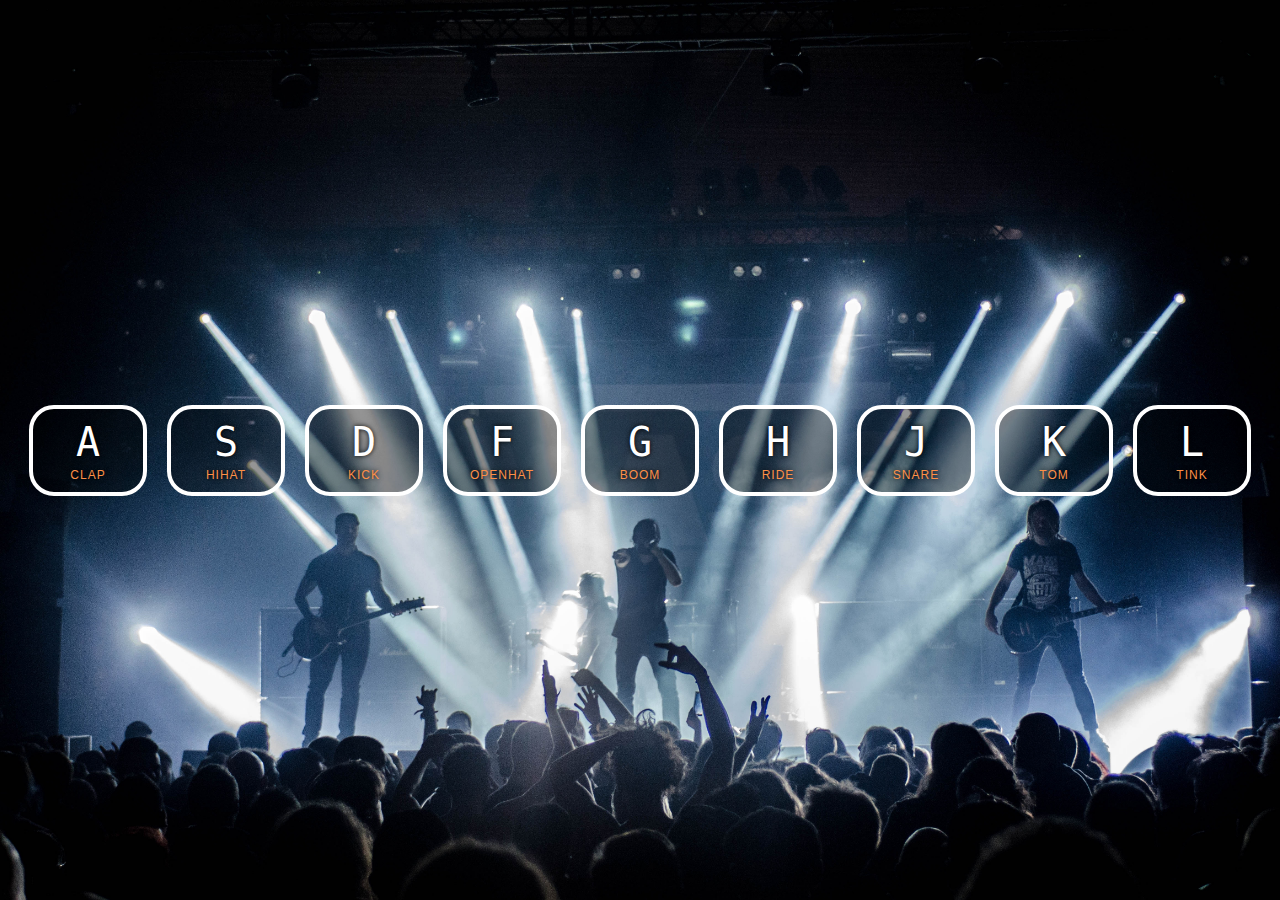
<file: Day 1 - JS Drum Kit/index.html>
<!DOCTYPE html>
<html lang="en">
<head>
  <meta charset="UTF-8">
  <title>JS Drum Kit</title>
  <link rel="stylesheet" href="styles.css">
</head>
<body>


  <div class="keys">
    <div data-key="65" class="key">
      <kbd>A</kbd>
      <span class="sound">clap</span>
    </div>
    <div data-key="83" class="key">
      <kbd>S</kbd>
      <span class="sound">hihat</span>
    </div>
    <div data-key="68" class="key">
      <kbd>D</kbd>
      <span class="sound">kick</span>
    </div>
    <div data-key="70" class="key">
      <kbd>F</kbd>
      <span class="sound">openhat</span>
    </div>
    <div data-key="71" class="key">
      <kbd>G</kbd>
      <span class="sound">boom</span>
    </div>
    <div data-key="72" class="key">
      <kbd>H</kbd>
      <span class="sound">ride</span>
    </div>
    <div data-key="74" class="key">
      <kbd>J</kbd>
      <span class="sound">snare</span>
    </div>
    <div data-key="75" class="key">
      <kbd>K</kbd>
      <span class="sound">tom</span>
    </div>
    <div data-key="76" class="key">
      <kbd>L</kbd>
      <span class="sound">tink</span>
    </div>
  </div>

  <audio data-key="65" src="sounds/clap.wav"></audio>
  <audio data-key="83" src="sounds/hihat.wav"></audio>
  <audio data-key="68" src="sounds/kick.wav"></audio>
  <audio data-key="70" src="sounds/openhat.wav"></audio>
  <audio data-key="71" src="sounds/boom.wav"></audio>
  <audio data-key="72" src="sounds/ride.wav"></audio>
  <audio data-key="74" src="sounds/snare.wav"></audio>
  <audio data-key="75" src="sounds/tom.wav"></audio>
  <audio data-key="76" src="sounds/tink.wav"></audio>

<script src="script.js"></script>

</body>
</html>
</file>
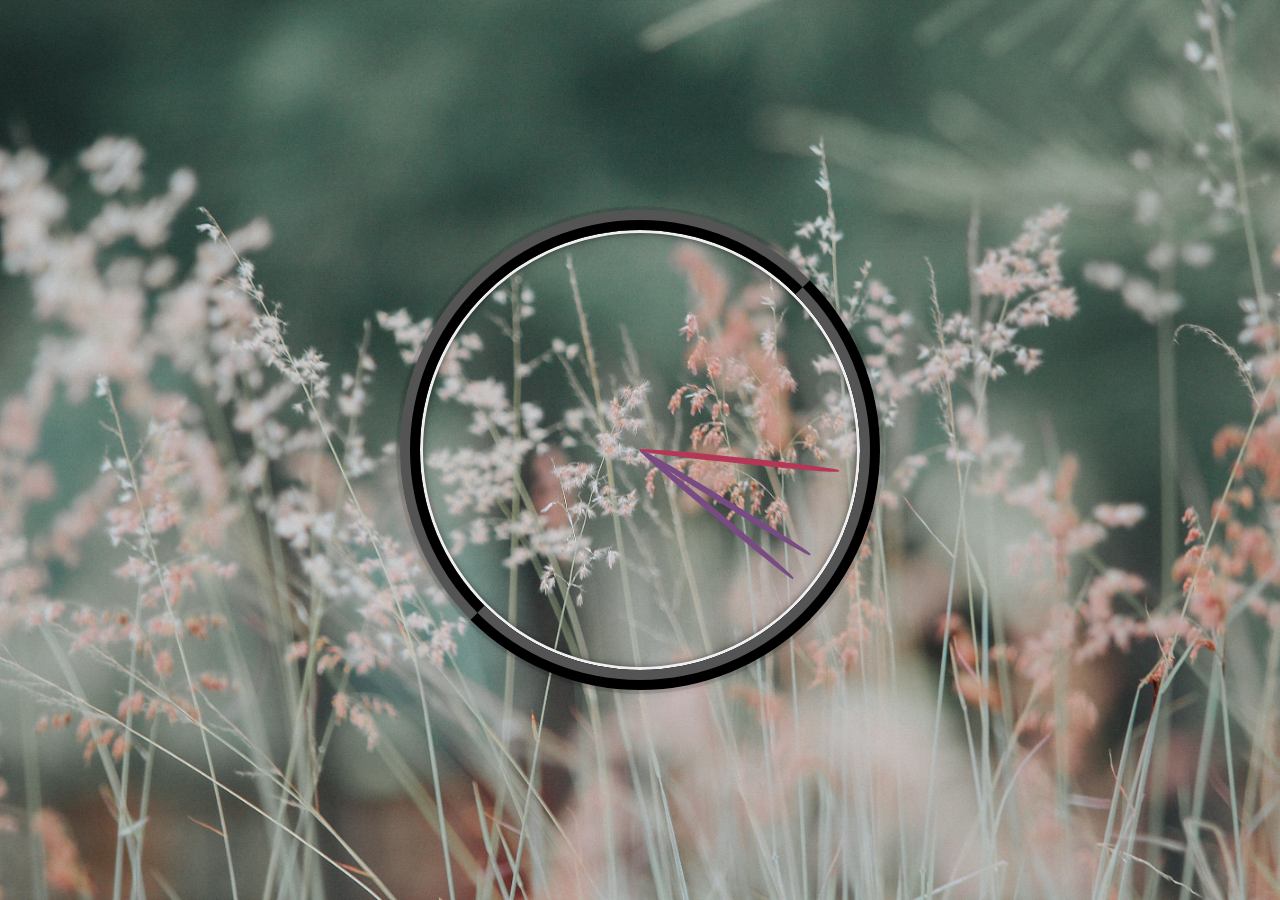
<file: Day 2 - JS & CSS Clock/index.html>
<!DOCTYPE html>
<html lang="en">
	<head>
		<meta charset="utf-8" name="viewport" content="width=device-width,initial-scale=1.0">
		<link rel="stylesheet" href="https://fonts.googleapis.com/css?family=Josefin Sans|Amiko">		
		<link rel="stylesheet" href="styles.css">
		<title>JS & CSS Clock</title>
	</head>
	<body>
		<div class="clock">
			<div class="clock-face">
				<div class="hand hour-hand"></div>
				<div class="hand min-hand"></div>
				<div class="hand second-hand"></div>
			</div>
		</div>
	<script src="script.js"></script>
	</body>
</html>
</file>
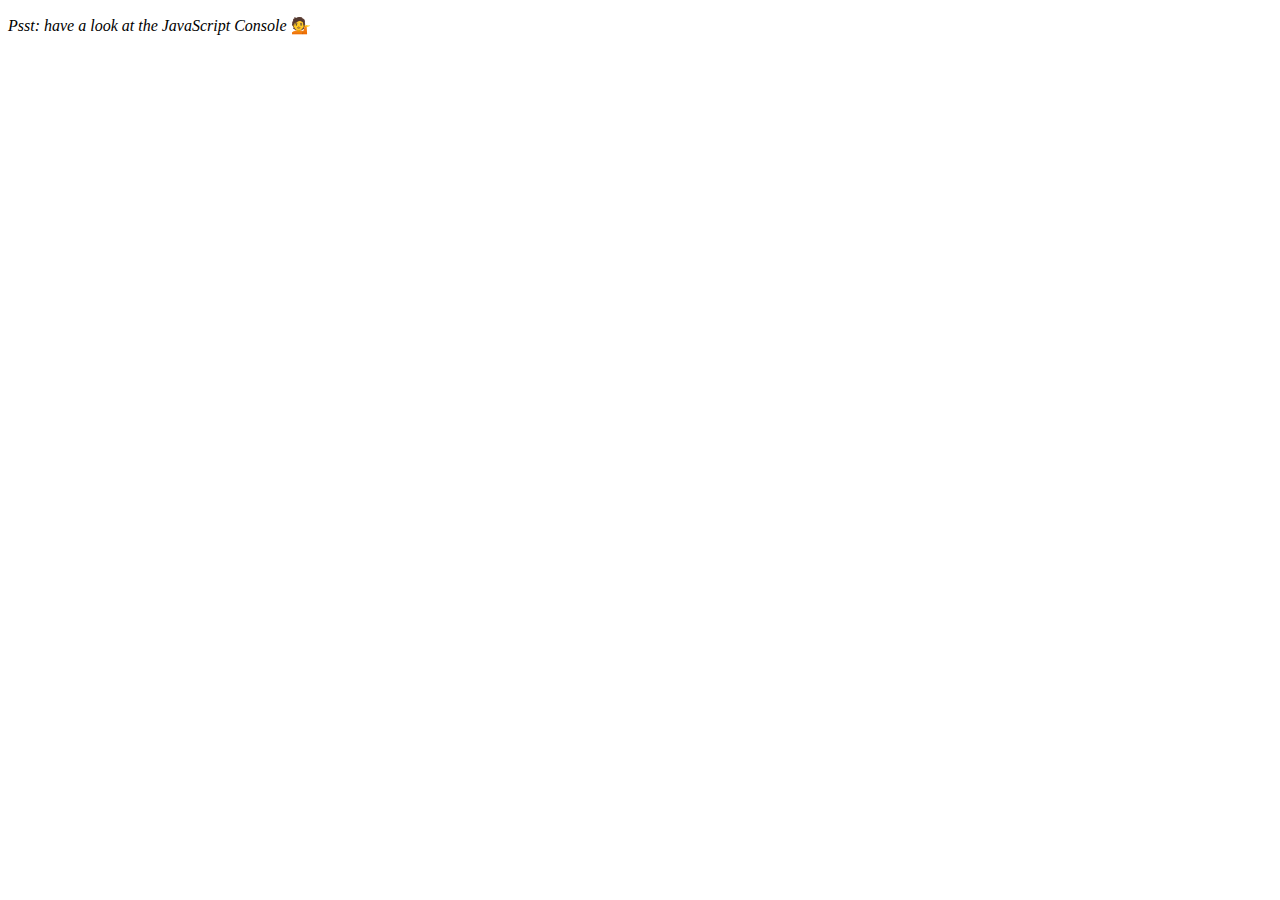
<file: Day 4 - Array Cardio Part 1/index.html>
<!DOCTYPE html>
<html lang="en">
<head>
  <meta charset="UTF-8">
  <title>Array Cardio 💪</title>
</head>
<body>
  <p><em>Psst: have a look at the JavaScript Console</em> 💁</p>
  <script>
    // Get your shorts on - this is an array workout!
    // ## Array Cardio Day 1

    // Some data we can work with

    const inventors = [
      { first: 'Albert', last: 'Einstein', year: 1879, passed: 1955 },
      { first: 'Isaac', last: 'Newton', year: 1643, passed: 1727 },
      { first: 'Galileo', last: 'Galilei', year: 1564, passed: 1642 },
      { first: 'Marie', last: 'Curie', year: 1867, passed: 1934 },
      { first: 'Johannes', last: 'Kepler', year: 1571, passed: 1630 },
      { first: 'Nicolaus', last: 'Copernicus', year: 1473, passed: 1543 },
      { first: 'Max', last: 'Planck', year: 1858, passed: 1947 },
      { first: 'Katherine', last: 'Blodgett', year: 1898, passed: 1979 },
      { first: 'Ada', last: 'Lovelace', year: 1815, passed: 1852 },
      { first: 'Sarah E.', last: 'Goode', year: 1855, passed: 1905 },
      { first: 'Lise', last: 'Meitner', year: 1878, passed: 1968 },
      { first: 'Hanna', last: 'Hammarström', year: 1829, passed: 1909 }
    ];

    const people = [
      'Bernhard, Sandra', 'Bethea, Erin', 'Becker, Carl', 'Bentsen, Lloyd', 'Beckett, Samuel', 'Blake, William', 'Berger, Ric', 'Beddoes, Mick', 'Beethoven, Ludwig',
      'Belloc, Hilaire', 'Begin, Menachem', 'Bellow, Saul', 'Benchley, Robert', 'Blair, Robert', 'Benenson, Peter', 'Benjamin, Walter', 'Berlin, Irving',
      'Benn, Tony', 'Benson, Leana', 'Bent, Silas', 'Berle, Milton', 'Berry, Halle', 'Biko, Steve', 'Beck, Glenn', 'Bergman, Ingmar', 'Black, Elk', 'Berio, Luciano',
      'Berne, Eric', 'Berra, Yogi', 'Berry, Wendell', 'Bevan, Aneurin', 'Ben-Gurion, David', 'Bevel, Ken', 'Biden, Joseph', 'Bennington, Chester', 'Bierce, Ambrose',
      'Billings, Josh', 'Birrell, Augustine', 'Blair, Tony', 'Beecher, Henry', 'Biondo, Frank'
    ];
    
    // Array.prototype.filter()
    // 1. Filter the list of inventors for those who were born in the 1500's
	/* LONG CODE
	const fifteen=inventors.filter(function(inventor){
		if (inventor.year>=1500 && inventor.year<1600){
			return true;
			}
	});
	*/	
	/* OPTIMIZED CODE
	const fifteen=inventors.filter(inventor => (inventor.year>=1500 && inventor.year<1600))
	*/

    // Array.prototype.map()
    // 2. Give us an array of the inventors first and last names
		/* LONG CODE
		const name=inventors.map(inventor => inventor.first + " " + inventor.last);
		*/
		/* OPTIMIZED CODE
		const name=inventors.map(inventor=>`${inventor.first} ${inventor.last}`);
		*/
		
    // Array.prototype.sort()
    // 3. Sort the inventors by birthdate, oldest to youngest		
		/* LONG CODE
		const orderBday=inventors.sort(function(firstPerson,secondPerson){
			if (firstPerson.year > secondPerson.year){
				return 1;
			}else {
				return -1;
			}
		});
		*/
		/* OPTIMIZED CODE
		const orderBday=inventors.sort((a,b) => a.year > b.year ? 1: -1);
		*/
		//console.table(orderBday);
		
    // Array.prototype.reduce()
    // 4. How many years did all the inventors live all together?
		/* LONG CODE
		var totalYears=0;
		for (var i=0;i<inventors.length;i++){
			totalYears+=inventors[i].passed-inventors[i].year;
		}
		*/
		
		/* OPTIMIZED CODE
		const totalYears=inventors.reduce((total,inventor)=>{
			return total+ (inventor.passed-inventor.year);
		},0);
		*/
		
		//console.table(totalYears)
    // 5. Sort the inventors by years lived
		/* LONG CODE		
		const oldest=inventors.sort(function(a,b){
			const lastGuy=a.passed-a.year;
			const nextGuy=b.passed-b.year;
			return lastGuy>nextGuy?-1:1;
		});
		*/
		
		/* OPTIMIZED CODE
		const oldest=inventors.sort((a,b) => (a.passed-a.year) > (b.passed-b.year) ? -1: 1);
		*/
		//console.table(oldest);

    // 6. create a list of Boulevards in Paris that contain 'de' anywhere in the name
    // https://en.wikipedia.org/wiki/Category:Boulevards_in_Paris
		/*const category=document.querySelector('.mw-category');
		const links=Array.from(category.querySelectorAll('a'));
		const de=links.map(link=>link.texContent)
		.filter(streetName=>streetName.includes('de'));*/

    // 7. sort Exercise
    // Sort the people alphabetically by last name
		/*const alphaPips=people.sort((lastOne,nextOne)=>{
			const[aLast,aFirst]=lastOne.split(', ');
			const[bLast,bFirst]=nextOne.split(', ');
			return aLast>bLast?1:-1;
		});
		console.table(alphaPips);
		*/
		
    // 8. Reduce Exercise
    // Sum up the instances of each of these
    const data = ['car', 'car', 'truck', 'truck', 'bike', 'walk', 'car', 'van', 'bike', 'walk', 'car', 'van', 'car', 'truck' ];
	const transpo=data.reduce((obj,item)=>{
		if (!obj[item]){
			obj[item]=0;
			}
			obj[item]++;
			return obj;
	},{});
	console.table(transpo);
	
  </script>
</body>
</html>
</file>
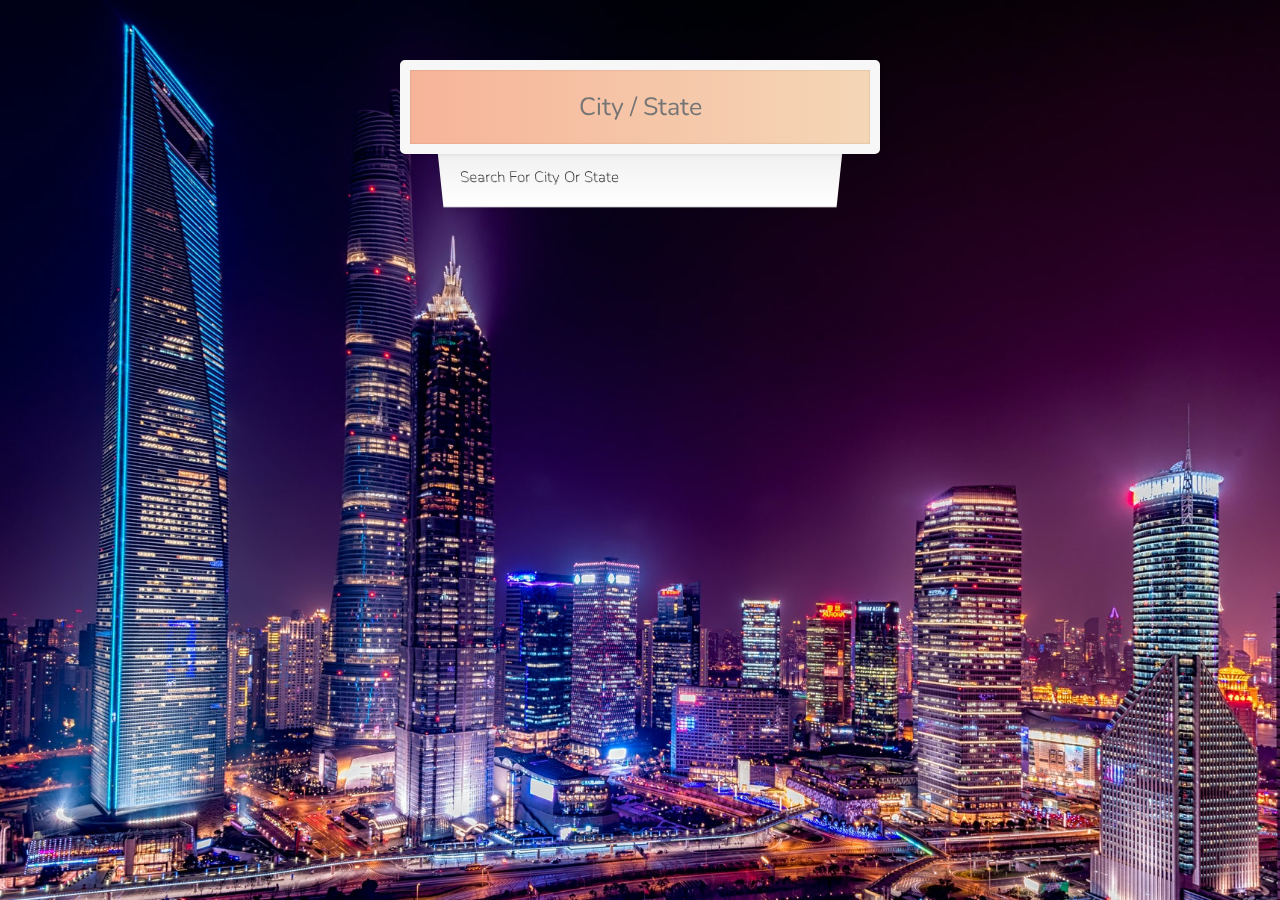
<file: Day 6 - Type Ahead - Intellisense/index.html>
<!DOCTYPE html>
<html lang="en">
	<head>
		<meta charset="UTF-8" name="viewport" content="width=device-width,initial-scale=1.0";>
		<title>Type Ahead 👀</title>
		<link rel="stylesheet" href="style.css">
		<link rel="stylesheet" href="https://fonts.googleapis.com/css?family=Nunito|Josefin Sans">  
	</head>
	<body>
		<form class="search-form">
			<input type="text" class="search" placeholder="City / State">
			<ul class="suggestions">
			  <li>Search for city or state</li>
			</ul>
		</form>
	<script src="script.js"></script>
</body>
</html>
</file>
<file: Day 1 - JS Drum Kit/styles.css>
html {
  font-size: 10px;
  background: url('./pexels-thibault-trillet-167636.jpg') bottom center;
  background-size: cover;
}

body,html {
  margin: 0;
  padding: 0;
  font-family: sans-serif;
}

.keys {
  display: flex;
  flex: 1;
  min-height: 100vh;
  align-items: center;
  justify-content: center;
}

.key {
  border: .4rem solid white;
  border-radius: 2.5rem;
  margin: 1rem;
  font-size: 1.5rem;
  padding: 1rem .5rem;
  transition: all .07s ease;
  width: 10rem;
  text-align: center;
  color: white;
  background: rgba(0,0,0,0.4);
  text-shadow: 0 0 .5rem black;
}

.playing {
  transform: scale(1.1);
  border-color: #fdea79;
  box-shadow: 0 0 1rem #fdea79;
}

kbd {
  display: block;
  font-size: 4rem;
}

.sound {
  font-size: 1.2rem;
  text-transform: uppercase;
  letter-spacing: .1rem;
  color: #fd9047;
}
</file>
<file: Day 2 - JS & CSS Clock/styles.css>
html{
	background: #AF69EE url('./images/pexels-pok-rie-268261.jpg');
	background-size:cover;
	font-family:Amiko;
	text-align:center;
	font-size:10px;
}

body{
	margin:0;
	font-size:2rem;
	display:flex;
	flex:1;
	min-height:100vh;
	align-items:center;
}

.clock{
    width: 40rem;
    height: 40rem;
    border: 20px ridge black;
    border-radius: 50%;
    margin: 50px auto;
    position: relative;
    padding: 2rem;
    box-shadow:
      0 0 0 4px rgba(0,0,0,0.1),
      inset 0 0 0 3px #EFEFEF,
      inset 0 0 10px black,
      0 0 10px rgba(0,0,0,0.2);	
}

.clock-face {
  position: relative;
  width: 100%;
  height: 100%;
  transform: translateY(-3px); /* account for the height of the clock hands */
}

.hand {
  width: 50%;
  height: 6px;
  background: #784B84;/*Mauve*/
  border-radius:40%;  
  position: absolute;
  top: 50%;
  transform-origin: 100%;
  transform: rotate(90deg);
  transition: all 0.05s;
  transition-timing-function: cubic-bezier(0.1, 2.7, 0.58, 1);
}

.second-hand{
	background:#B43757;/*Hibiscus*/
}
</file>
<file: Day 6 - Type Ahead - Intellisense/style.css>
html {
  box-sizing: border-box;
  /*background:linear-gradient(#F9957F,#F2F5D0) fixed;  */
  background:url('./images/pexels-peng-liu-169647.jpg') no-repeat center fixed;
  background-size:cover;
  font-family: Nunito;
  font-size: 15px;
  font-weight: 200;
}

*, *:before, *:after {
  box-sizing: inherit;
}

input {
  background:linear-gradient(to right,#F9957F,#F2F5D0) fixed; 
  width: 100%;
  padding: 20px;
  font-family: Nunito;
}

.search-form {
  max-width: 400px;
  margin: 50px auto;
}

input.search {
  margin: 0;
  text-align: center;
  outline: 0;
  border: 10px solid #F7F7F7;
  width: 120%;
  left: -10%;
  position: relative;
  top: 10px;
  z-index: 2;
  border-radius: 5px;
  font-size: 25px;
  box-shadow: 0 0 5px rgba(0, 0, 0, 0.12), inset 0 0 2px rgba(0, 0, 0, 0.19);
}

.suggestions {
  margin: 0;
  padding: 0;
  position: relative;
  /*perspective: 20px;*/
}

.suggestions li {
  background: white;
  list-style: none;
  border-bottom: 1px solid #D8D8D8;
  box-shadow: 0 0 10px rgba(0, 0, 0, 0.14);
  margin: 0;
  padding: 20px;
  transition: background 0.2s;
  display: flex;
  justify-content: space-between;
  text-transform: capitalize;
}

.suggestions li:nth-child(even) {
  transform: perspective(100px) rotateX(3deg) translateY(2px) scale(1.001);
  background: linear-gradient(to bottom,  #ffffff 0%,#EFEFEF 100%);
}

.suggestions li:nth-child(odd) {
  transform: perspective(100px) rotateX(-3deg) translateY(3px);
  background: linear-gradient(to top,  #ffffff 0%,#EFEFEF 100%);
}

span.population {
  font-size: 10px;
}

.hl {
  background: #FDAB72;
  font-family:Josefin Sans;
}
</file>
